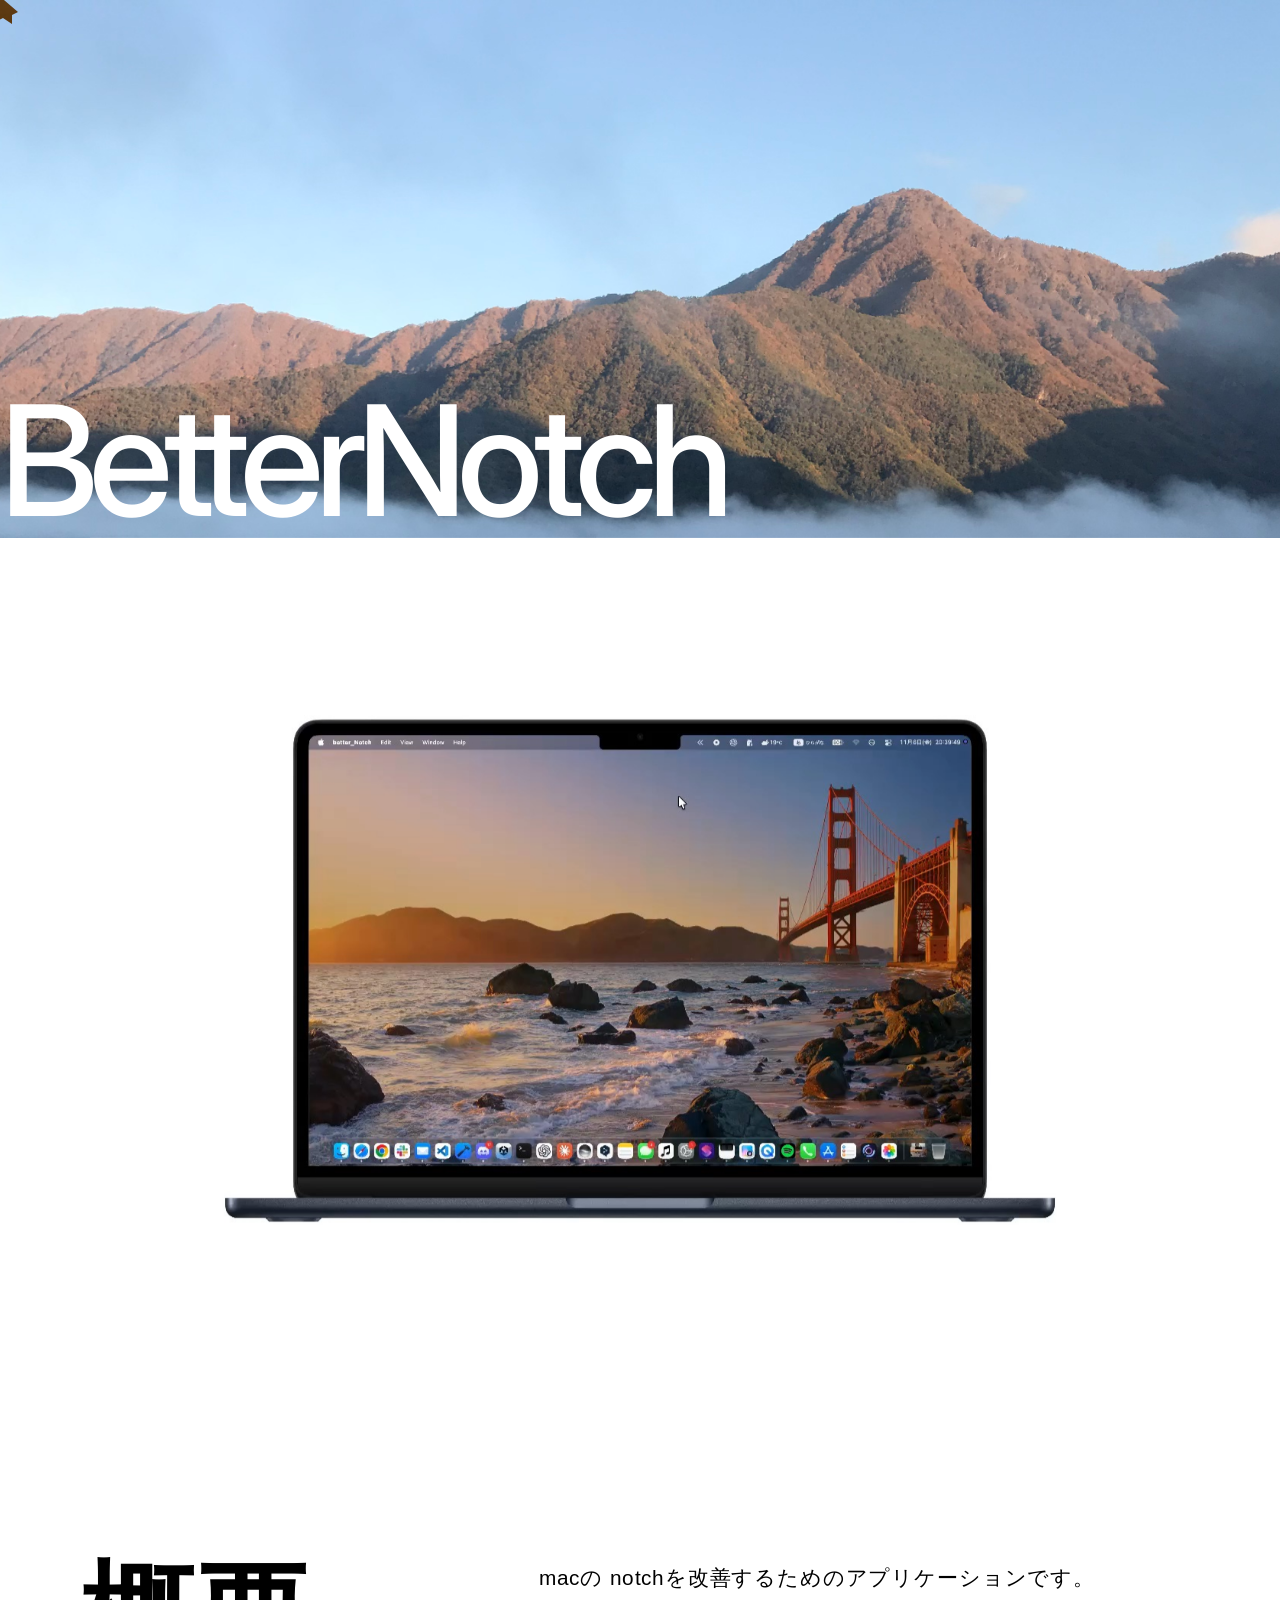
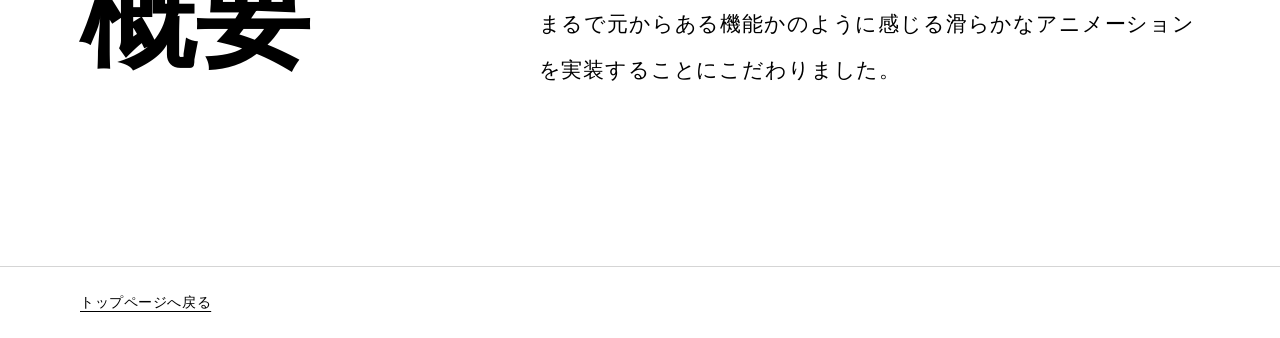
<file: work_better_notch.html>
<!DOCTYPE html>
<html lang="ja">
<head>
    <meta charset="UTF-8">
    <meta name="viewport" content="width=device-width, initial-scale=1.0">
    <title>BetterNotch</title>
    <link rel="preconnect" href="https://fonts.googleapis.com">
    <link rel="preconnect" href="https://fonts.gstatic.com" crossorigin>
    <link href="https://fonts.googleapis.com/css2?family=Inter:wght@500;600&display=swap" rel="stylesheet">
    <link rel="stylesheet" href="mitame.CSS">    
    <script src="script.js" defer></script>
</head>
<body class="project-page">
    <div class="custom-cursor" aria-hidden="true"></div>
    <main class="page-content">

    <div class="pararax_frame better-notch-hero" style="--parallax-image: url('media/IMG_3641.jpg');">
        <div class="namae better-notch-title">BetterNotch</div>
    </div>

    <section class="project-showcase" aria-label="BetterNotchのデバイス別デモ">
        <figure class="device-demo">
            <img
                class="device-demo-poster"
                src="media/pixsolo-mockup-poster.jpg"
                alt=""
                aria-hidden="true"
            >
            <video
                class="device-demo-video"
                src="media/pixsolo-mockup-20261107-190407.mp4"
                aria-label="デバイス上で動作するBetterNotchのデモ"
                muted
                playsinline
                preload="auto"
            ></video>
            <figcaption class="sr-only">デバイス別の動作デモを一度だけ再生します。</figcaption>
        </figure>
    </section>

    <section class="project-overview reveal" aria-labelledby="overview-title">
        <div class="project-section-heading">
            <h1 id="overview-title">概要</h1>
        </div>
        <div style="text-align: left;" class="project-overview-copy">
            <p >macの notchを改善するためのアプリケーションです。<br>
                まるで元からある機能かのように感じる滑らかなアニメーションを実装することにこだわりました。<br>
                
            <br>
        
        
        </p>
        </div>
    </section>

    <footer class="project-footer">
        <a href="index.html">トップページへ戻る</a>
    </footer>
    </main>
</body>
</html>
</file>
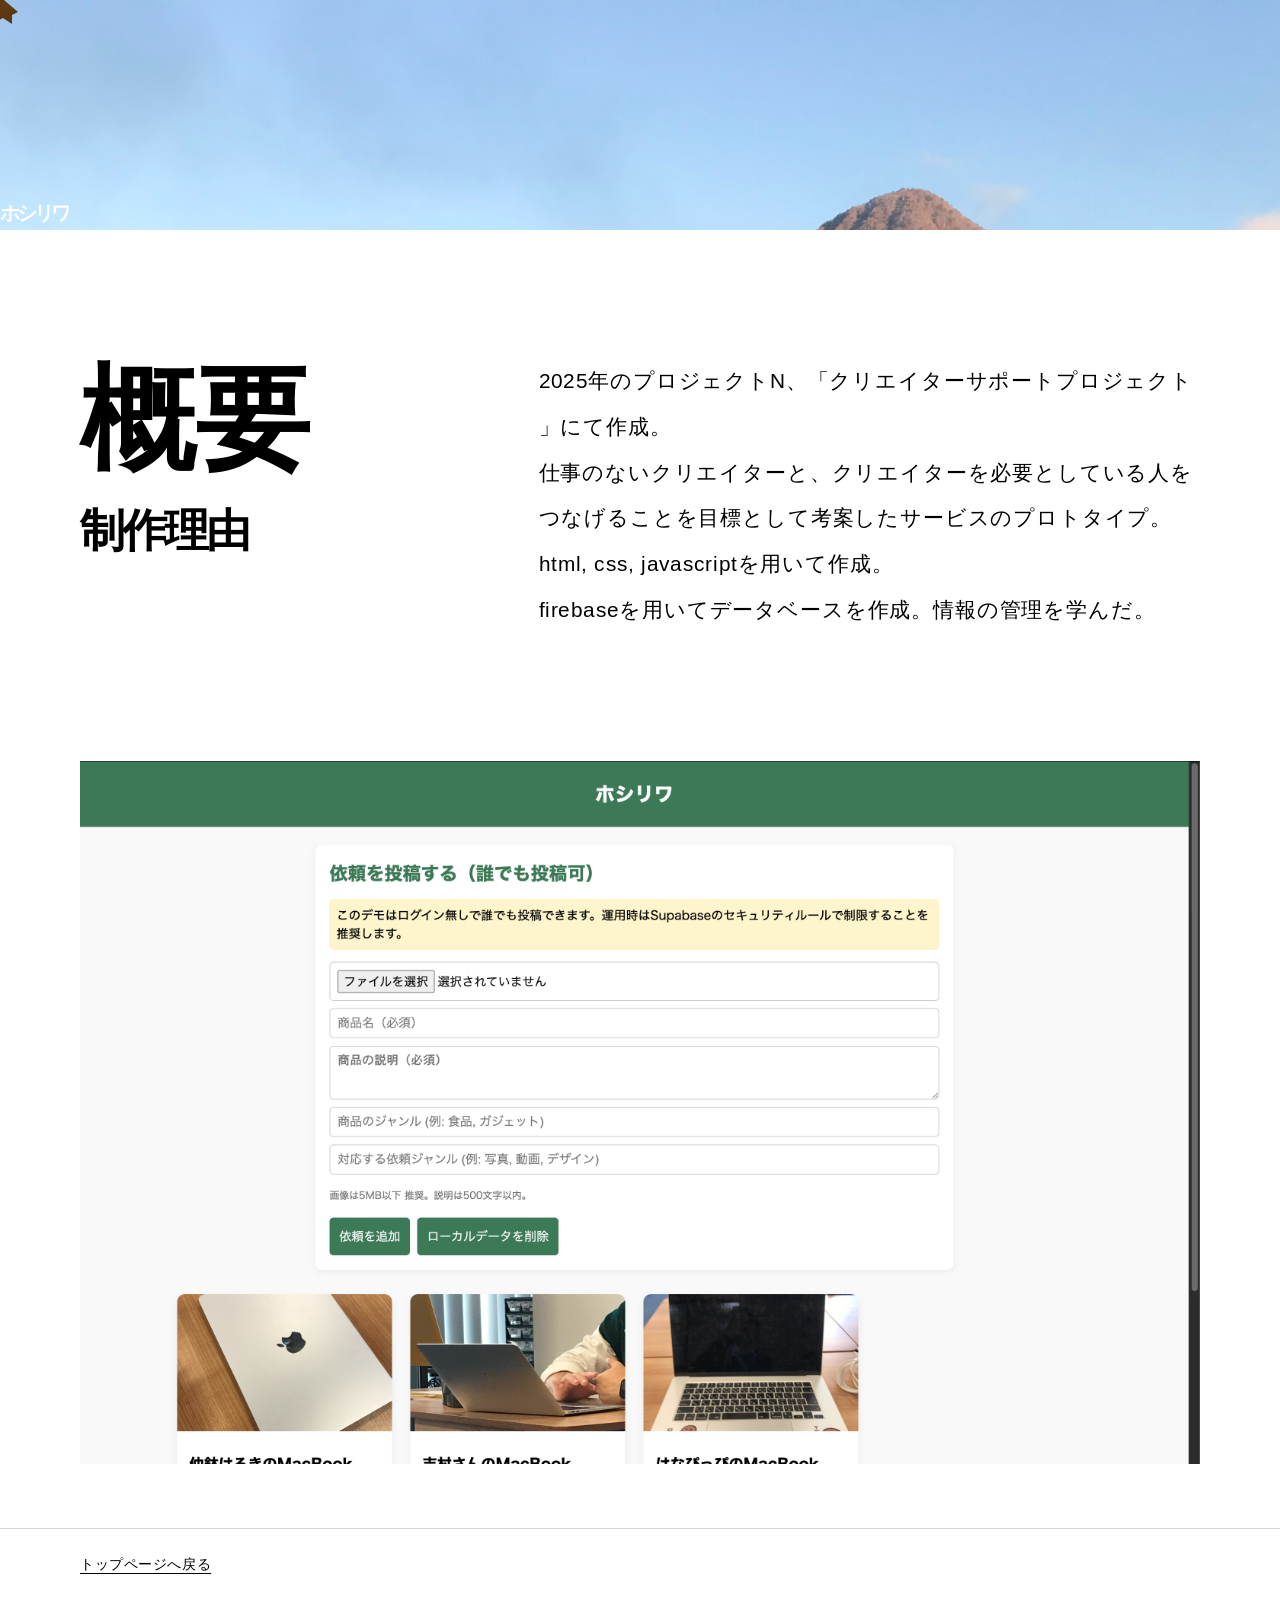
<file: work_hoshiriwa.html>
<!DOCTYPE html>
<html lang="ja">
<head>
    <meta charset="UTF-8">
    <meta name="viewport" content="width=device-width, initial-scale=1.0">
    <title>成果物</title>
    <link rel="stylesheet" href="mitame.CSS">
    <script src="script.js" defer></script>
</head>
<body class="project-page">
    <div class="custom-cursor" aria-hidden="true"></div>
    <main class="page-content">
        <div class="pararax_frame project-hero" style="--parallax-image: url('media/IMG_3641.jpg');">
            <br><br><br><br><br><br><br><br><br>
            <div class="namae">ホシリワ</div>
        </div>

        <section class="project-overview reveal" aria-labelledby="overview-title">
            <div class="project-section-heading">
                <h1 id="overview-title">概要</h1>
                <h2>制作理由</h2>
            </div>
            <div class="project-overview-copy">
                <p>2025年のプロジェクトN、「クリエイターサポートプロジェクト」にて作成。<br>
                仕事のないクリエイターと、クリエイターを必要としている人を<br>
                つなげることを目標として考案したサービスのプロトタイプ。<br>
                html, css, javascriptを用いて作成。<br>
                firebaseを用いてデータベースを作成。情報の管理を学んだ。</p>
            </div>
        </section>

        <section class="project-showcase reveal" aria-label="ホシリワのWebサイト">
            <figure class="project-image-frame">
                <img src="media/hoshiriwa_site.JPEG" alt="ホシリワのWebサイト画面">
            </figure>
        </section>

        <footer class="project-footer">
            <a href="index.html">トップページへ戻る</a>
        </footer>
    </main>
</body>
</html>
</file>
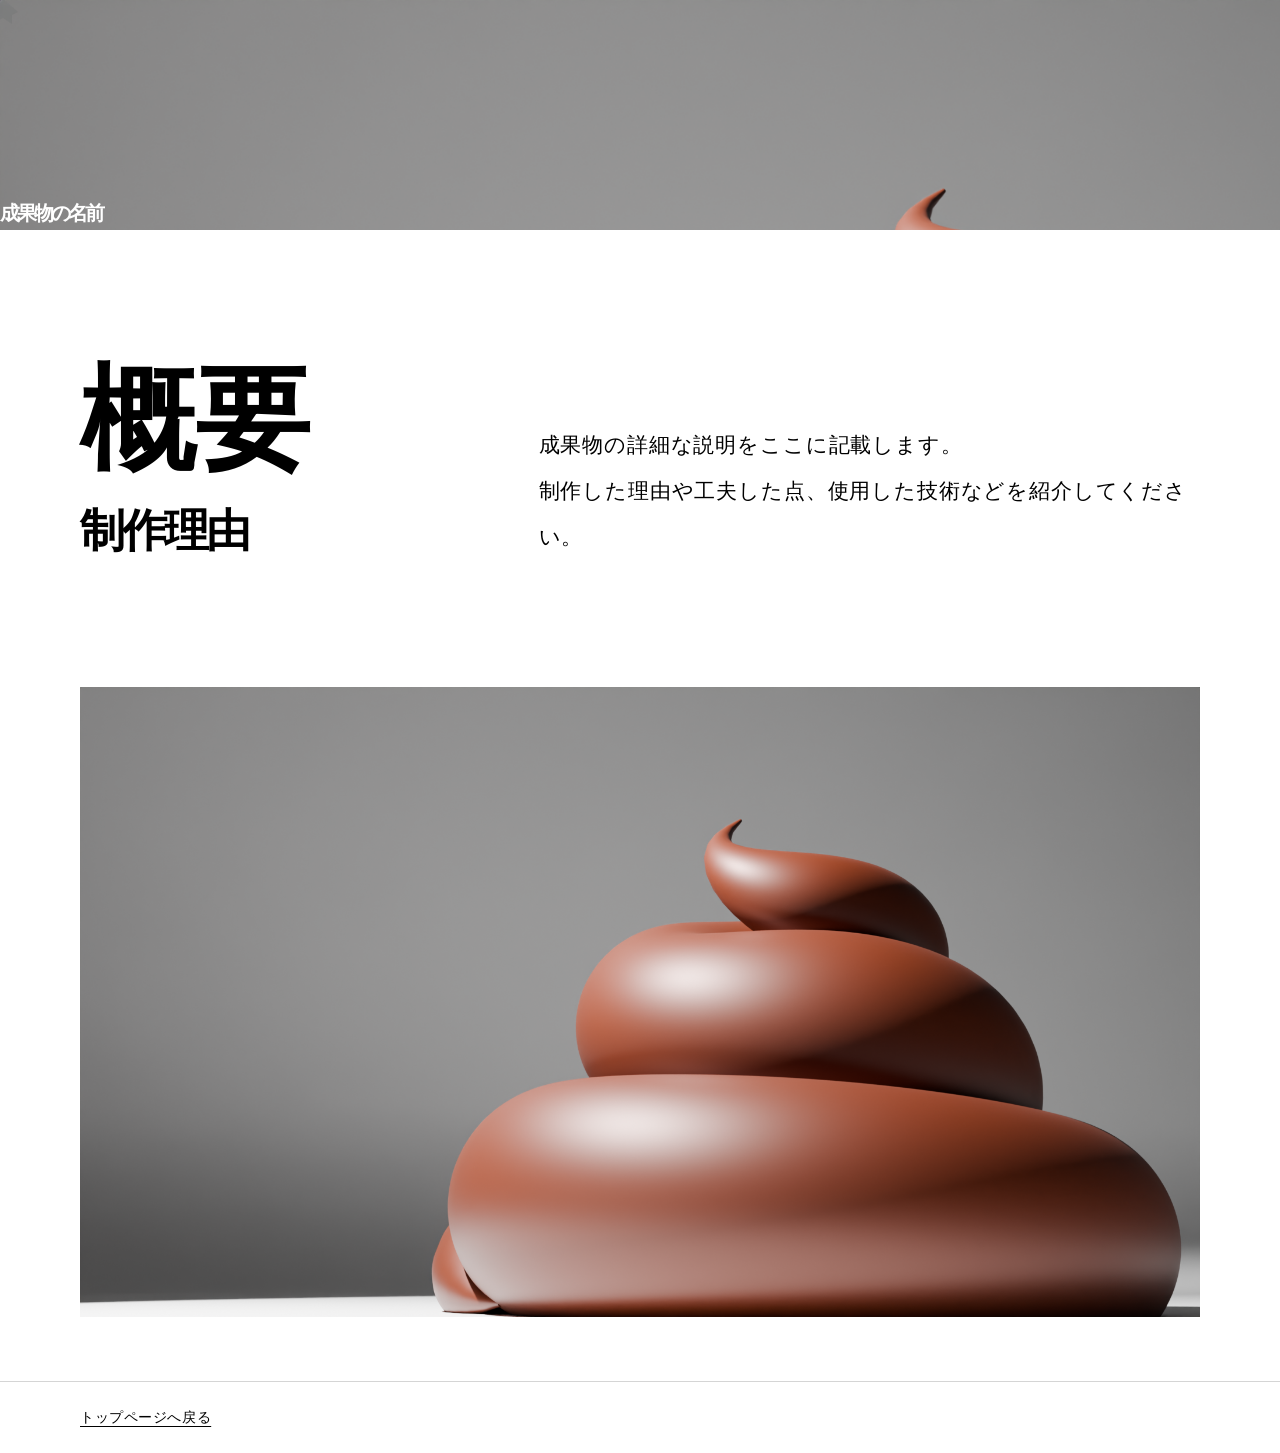
<file: work_temp.html>
<!DOCTYPE html>
<html lang="ja">
<head>
    <meta charset="UTF-8">
    <meta name="viewport" content="width=device-width, initial-scale=1.0">
    <title>成果物テンプレート</title>
    <link rel="stylesheet" href="mitame.CSS">    
    <script src="script.js" defer></script>
</head>
<body class="project-page">
    <div class="custom-cursor" aria-hidden="true"></div>
    <main class="page-content">
    
    <div class="pararax_frame" style="--parallax-image: url('media/3062c3a78182fa32.JPEG');">
        <br>
        <br>
        <br>
        <br>
        <br>
        <br>
        <br>
        <br>
        <br>
        <div class="namae">成果物の名前</div>
    </div>
    <section class="project-overview reveal" aria-labelledby="overview-title">
        <div class="project-section-heading">
            <h1 id="overview-title">概要</h1>
            <h2>制作理由</h2>
        </div>
        <div class="project-overview-copy">
            <p>成果物の詳細な説明をここに記載します。<br>
            制作した理由や工夫した点、使用した技術などを紹介してください。</p>
        </div>
    </section>

    <section class="project-showcase reveal" aria-label="成果物の画像">
        <figure class="project-image-frame">
            <img src="media/3062c3a78182fa32.JPEG" alt="成果物の画面">
        </figure>
    </section>

    <footer class="project-footer">
        <a href="index.html">トップページへ戻る</a>
    </footer>
    </main>
</body>
</html>
</file>
<file: mitame.CSS>
@import url('https://fonts.googleapis.com/css2?family=Sixtyfour:BLED,SCAN@0..100,-53..100&display=swap');
@import url('https://fonts.googleapis.com/css2?family=Jost:wght@100..900&display=swap');

*,
*::before,
*::after {
  box-sizing: border-box;
}

html {
  overflow-x: hidden;
}

body {
    margin: 0;
    color: #000000;
    background-color: #ffffff;
    font-size: 20px;
    opacity: 1;
    font-family:"Noto Sans JP", sans-serif;
}
.page-content{
  animation: nuxtIn 0.8s cubic-bezier(0.25, 1, 0.5, 1) forwards;
  transform: translateY(20px);
}

/* 画面内に入った文字を下からふわっと表示する */
.reveal {
  --reveal-distance: 24px;
  --reveal-duration: 200ms;
  --reveal-char-delay: 0ms;
  --reveal-char-stagger: 24ms;
  opacity: 0;
  visibility: hidden;
  transform: translateY(var(--reveal-distance));
  transform-origin:  center; 
}

.reveal.is-visible {
  opacity: 1;
  visibility: visible;
  transform: translateY(var(--reveal-distance));
  transform-origin:  center;
  animation: reveal-character var(--reveal-duration) linear both;
}

.reveal-heading.is-visible {
  animation-name: reveal-heading-animation;
  animation-timing-function: steps(3, jump-end);
}

.reveal-image.is-visible {
  animation-name: reveal-image-animation;
  animation-timing-function: linear;
  --reveal-duration: 500ms;
}

.reveal-icon.is-visible {
  animation-name: reveal-icon-animation;
  animation-timing-function: ease-in-out;
  --reveal-duration: 400ms;
}

.reveal.is-visible .reveal-char {
  display: inline-block;
  animation: reveal-character var(--reveal-duration) cubic-bezier(0.2, 0.8, 0.2, 1) both;
  animation-delay: calc(var(--reveal-char-index, 0) * var(--reveal-char-stagger) + var(--reveal-char-delay));
}

.reveal-heading.is-visible .reveal-char {
  animation-name: reveal-heading-animation;
  animation-timing-function: steps(3, end);
}

.reveal-image.is-visible .reveal-char {
  animation-name: reveal-image-animation;
  animation-timing-function: linear;
  --reveal-duration: 500ms;
}

.reveal-icon.is-visible .reveal-char {
  animation-name: reveal-icon-animation;
  animation-timing-function: ease-in-out;
  --reveal-duration: 400ms;
}

@keyframes reveal-character {
  0% {
    opacity: 1;
    transform: scaleY(0)scaleX(1);
  }

  50% {
    opacity: 1;
    transform: scaleY(2)scaleX(0.1);
  }
  25% {
    opacity: 1;
    transform: scaleY(0.1)scaleX(2);
  }

  100% {
    opacity: 1;
    transform: scaleY(1)scaleX(1);
  }
}

@keyframes reveal-heading-animation {
  0% {
    color: transparent;
    opacity: 1;
    background-color: #00000000;
    font-variation-settings: "BLED" 200, "SCAN" -53;
  }

  50% {
    color:#ffffff;
    background-color: #000000;
    font-variation-settings: "BLED" 200, "SCAN" 50;
  }

  100% {
    color: #000000;
    opacity: 1;
    background-color: transparent;
    font-variation-settings: "BLED" 0, "SCAN" -30;
  }
}

@keyframes reveal-image-animation {
  0% {
    opacity: 0;
    
    filter: brightness(0%) grayscale(100%)blur(10px);
  }
  5% {
    opacity: 0;
    
    filter: brightness(200%) grayscale(100%);
  }
  10% {
    opacity: 0;
    
    filter: brightness(0%) grayscale(100%);
  }

  33.33% {
    opacity: 1;
    
    filter: brightness(0%) grayscale(100%)blur(1px);
  }

  66.66% {
    opacity: 1;
    
    filter: brightness(100%) grayscale(20%);
  }

  100% {
    opacity: 1;
    
    filter: brightness(100%) grayscale(0%)blur(0px);
  }
}



@keyframes reveal-in {
  0% {
    opacity: 0;
    transform: scaleY(0)scaleX(1);
  }

  50% {
    opacity: 1;
    transform: scaleY(2)scaleX(0.1);
  }
  25% {
    opacity: 1;
    transform: scaleY(0.1)scaleX(2);
  }

  100% {
    opacity: 1;
    transform: scaleY(1)scaleX(1);
  }

  
  
}

@keyframes reveal-icon-animation {
  0% {
    opacity: 0;
    border-radius: 100%;
    transform: scale(0.5);
    filter: brightness(0%) grayscale(100%)blur(10px);
    
  }
  5% {
    opacity: 0;
    
    transform: scale(0.9);
    filter: brightness(200%) grayscale(100%);
  }
  10% {
    opacity: 0;
    
    transform: scale(1.0);
    filter: brightness(0%) grayscale(100%);
  }

  33.33% {
    opacity: 1;
    border-radius: 10%;
    transform: scale(0.5);
    filter: brightness(0%) grayscale(100%)blur(1px);
  }

  66.66% {
    opacity: 1;
    border-radius: 0%;
    transform: scale(1);
    filter: brightness(100%) grayscale(20%);
  }

  100% {
    opacity: 1;
    border-radius: 0%;
    transform: scale(1);
    filter: brightness(100%) grayscale(0%)blur(0px);
    
  }
}

@keyframes nuxtIn {
  0% {
    opacity: 0;
    transform: translateY(20px),; /* 下から */
  }
  100% {
    opacity: 1;
    transform: translateY(0),; /* 元の位置 */
  }
}

h1 {
    margin: 0;
    max-width: 100%;
    font-size: 7rem;
    color: #000000;
    font-weight: bold;
    text-align: left;
}

h2 {
    text-align: left;
    font-size: 5rem;
    color: #000000;
}

h1,
h2,
h3 {
    font-family: "Sixtyfour", monospace;
    font-variation-settings: "BLED" 0, "SCAN" -30;
}

.namae,
.hrr,
.hero-name {
    font-family: "Jost", sans-serif;
}

p {
    text-align: left;
    font-size: 1.5rem;
    color: #000000;
    font-weight:  300;
    line-height: 2em;
    letter-spacing: 0.05em;

}

#about > .about-line {
    margin: 1em 0 2em;
}

.about-profile {
  display: flex;
  align-items: flex-start;
  gap: 32px;
}

.about-profile-icon {
  width: 40%;
  margin: 0;
  flex-shrink: 0;
}

.about-profile-icon img {
  display: block;
  width: 80%;
  height: auto;
}

.about-profile-details {
  flex: 1;
}

.about-profile-name {
  margin: 0 0 24px;
}

.about-profile-list {
  margin: 0;
}

.about-profile-list div {
  display: grid;
  grid-template-columns: 120px 1fr;
  gap: 16px;
  margin-bottom: 12px;
}

.about-profile-list dt,
.about-profile-list dd,
.about-profile-bio {
  margin: 0;
  font-size: 1rem;
  line-height: 1.8;
}

.overlay {
  color: #ffffff;
  mix-blend-mode: overlay;
}

.hrr {
  color: #ffffff;
  display: inline-block;
  font-weight: 500;
  font-size: inherit;
  text-align: left;
  letter-spacing: -0.2em;
  white-space: nowrap;
  /* 大文字の見た目の高さに行ボックスを合わせる */
  line-height: 0.72em;
  vertical-align: top;
}

.namae {
  color: #ffffff;
  display: inline-block;
  font-weight: bold;
  font-size: inherit;
  mix-blend-mode: overlay;
  letter-spacing: -0.15em;
  transform-origin: bottom;
  animation: ﾖ_nyu 1s ;
  line-height: 0.72em;
  vertical-align: top;
}

.hero-name {
  display: inline-flex;
  width: max-content;
  max-width: 100%;
  align-items: flex-start;
  flex-wrap: nowrap;
  overflow: visible;
  font-size: min(15rem, 10.5vw);
  white-space: nowrap;
}

.hrr-placeholder {
  display: inline-block;
  flex: 0 0 auto;
  visibility: hidden;
}

.home-header-nav {
  position: fixed;
  z-index: 10;
  top: 18px;
  right: clamp(18px, 4vw, 56px);
  display: flex;
  gap: clamp(18px, 3vw, 40px);
  opacity: 0;
  pointer-events: none;
  font-size: 0.75rem;
  font-weight: 600;
  letter-spacing: 0.14em;
  transform: translateY(-6px);
}

.home-header-nav a {
  color: #111;
  text-decoration: none;
}

.home-header-nav a::after {
  display: block;
  height: 1px;
  background: currentColor;
  content: "";
  transform: scaleX(0);
  transform-origin: left;
  transition: transform 200ms ease;
}

.home-header-nav a:hover::after,
.home-header-nav a:focus-visible::after {
  transform: scaleX(1);
}

.home-header-ready::before {
  position: fixed;
  z-index: 9;
  top: 0;
  right: 0;
  left: 0;
  height: 60px;
  background: rgba(255, 255, 255, calc(var(--home-header-progress, 0) * 0.72));
  -webkit-backdrop-filter: blur(calc(var(--home-header-progress, 0) * 24px));
  backdrop-filter: blur(calc(var(--home-header-progress, 0) * 24px));
  content: "";
  pointer-events: none;
}

.home-header-ready .page-content {
  animation: none;
  transform: none;
}

.home-header-ready .home-header-nav {
  opacity: var(--home-header-progress, 0);
  pointer-events: none;
  transform: translateY(calc((1 - var(--home-header-progress, 0)) * -6px));
}

.home-header-ready.home-header-transition .hero-name .hrr {
  animation: home-header-title 1000ms linear both paused;
}

@keyframes home-header-title {
  from {
    top: 0;
    left: var(--home-header-title-left);
    color: #fff;
    font-size: var(--home-header-title-size);
    letter-spacing: -0.2em;
  }

  to {
    top: 18px;
    left: 20px;
    color: #111;
    font-size: 28px;
    letter-spacing: -0.1em;
  }
}

.home-header-ready.home-header-active .home-header-nav {
  pointer-events: auto;
}

@keyframes ﾖ_nyu{
  0% {
  transform: translateY(100%)
  }
  100% {
  transform: translateY(0)
  }
}


.custom-cursor {
  --cursor-size: 60px;

  width: var(--cursor-size);
  height: var(--cursor-size);
  background: #ffffff;
  mix-blend-mode: difference;
  position: fixed;
  top: 0;
  left: 0;
  z-index: 9999;
  pointer-events: none;
  display: none;
  opacity: 1;

  transform: translate(-50%, -50%);
-webkit-clip-path: polygon(45% 85%, 45% 40%, 80% 70%, 70% 75%, 70% 90%, 55% 80%);
clip-path: polygon(45% 85%, 45% 40%, 80% 70%, 70% 75%, 70% 90%, 55% 80%);

  transition:
    clip-path 300ms ease,
    transform 300ms ease,
    background-color 300ms ease;
}

.custom-cursor.is-hidden {
  opacity: 0;
}

/* .is-hovering に切り替わると、四角が指っぽいのに変形する */
.custom-cursor.is-hovering {
  transform: translate(-50%, -50%);
-webkit-clip-path: polygon(45% 70%, 45% 40%, 55% 40%, 80% 75%, 55% 100%, 30% 80%);
clip-path: polygon(45% 70%, 45% 40%, 55% 40%, 80% 75%, 55% 100%, 30% 80%);
}

.cursor-demo-link {
  color: #000000;
}

/* タッチ端末では標準カーソルを隠さない */
@media (hover: hover) and (pointer: fine) {
  body {
    cursor: none;
  }

  .custom-cursor {
    display: block;
  }
}

@media (prefers-reduced-motion: reduce) {
  .page-content,
  .reveal,
  .reveal.is-visible {
    animation: none;
    opacity: 1;
    visibility: visible;
    transform: none;
    transition: none;
  }

  .reveal.is-visible .reveal-char {
    animation: none;
    opacity: 1;
    transform: none;
  }

  .custom-cursor {
    display: none;
  }
}

@media (hover: hover) and (pointer: fine) {
  *,
  *::before,
  *::after {
    cursor: none;
  }
}

.pararax_frame {
  display: flow-root;
  height: auto;
  min-height: 0;
  background-attachment: fixed;
  background-image: var(--parallax-image, url("media/IMG_3641.jpg"));
  background-size: cover;
  transform-origin: bottom;
  
}

.carousel {
  overflow: hidden;
  width: 100%;
  white-space: nowrap;
  padding: 20px 0;
}

.carousel-track {
  display: inline-flex;
  animation: scroll 40s linear infinite;
  vertical-align: top;
}

/* ホバー時に一時停止する場合 */


.carousel-item {
  /* アイテムの幅やスタイルを指定 */
  flex: 0 0 clamp(280px, 34vw, 400px);
  padding: 20px;
  box-sizing: border-box;
  display: block;
  position: relative;
  vertical-align: top;
  color: inherit;
  text-decoration: none;
}
.carousel-item img,
.carousel-item video {
  display: block;
  width: 100%;        /* 親要素（item）の幅いっぱいに広げる */
  height: 200px;      /* 高さを一律で固定したい場合（必要に応じて調整） */
  aspect-ratio: 2 / 1;
  object-fit: cover;  /* 画像の比率を保ったまま綺麗に収める */
  transform: scale(1);
  transform-origin: center;
  transition: transform 0.3s ease , border-radius 0.3s ease;
  will-change: transform;
  border-radius: 50px;
}

.carousel-item:hover img,
.carousel-item:hover video,
.carousel-item:focus-within img,
.carousel-item:focus-within video {
  transform: scale(1.2);
  position: relative;
  border-radius: 5px;
  transition: transform 0.3s ease, border-radius 0.3s ease;
}





@keyframes scroll {
  0% {
    transform: translateX(0);
  }
  100% {
    transform: translateX(-50%);
  }
}

.down-arrow {
  background-color: #000000;
  width: 100px;
  height: 100px;
  margin: 0 auto;
  -webkit-clip-path: polygon(50% 100%, 0% 0%, 100% 0%);
  clip-path: polygon(50% 100%, 0% 0%, 100% 0%);
  animation: down-arrow-animation 1.5s infinite; 
  
}

@keyframes down-arrow-animation {
  0% {
    -webkit-clip-path: polygon(100% 0%, 100% 60%, 50% 100%, 0% 60%, 0% 0%, 50% 40%);
clip-path: polygon(100% 0%, 100% 60%, 50% 100%, 0% 60%, 0% 0%, 50% 40%);

  }
  50% {
    -webkit-clip-path: polygon(100% 0%, 70% 60%, 50% 100%, 30% 60%, 0% 0%, 50% 0%);
clip-path: polygon(100% 0%, 70% 60%, 50% 100%, 30% 60%, 0% 0%, 50% 0%);
  }
  100% {
    -webkit-clip-path: polygon(100% 0%, 100% 60%, 50% 100%, 0% 60%, 0% 0%, 50% 40%);
clip-path: polygon(100% 0%, 100% 60%, 50% 100%, 0% 60%, 0% 0%, 50% 40%);
  }
}

.rainbow-text {
  background: linear-gradient(
    90deg,
    #ff0000 0%, #ff7f00 8.3%, #ffff00 16.6%, #00ff00 25%,
    #0000ff 33.3%, #4b0082 41.6%, #8f00ff 50%,
    #ff0000 58.3%, #ff7f00 66.6%, #ffff00 75%, #00ff00 83.3%,
    #0000ff 91.6%, #4b0082 100%
  );
  background-clip: text;
  -webkit-text-fill-color: transparent;
  animation: rainbow-animation 1s linear infinite;
  background-size: 200% 100%;
  background-position: 0% 50%;
  
}
@keyframes rainbow-animation {
  0% {
    background-position: 0% 50%;
    transform: scale(100%);
  }
  50% {
    transform: scale(50%);
  }
  100% {
    background-position: 110% 50%;
    transform: scale(100%);
  }
}

.carousel-item figcaption {
  color: #ffffff00;
  z-index: 10;
}

.carousel-item:hover figcaption {
  color: #000000;
  transform: translateY(-1em );
  transition: color 1s;
  position: relative;
  z-index: 10;
  animation: captionfadeIn 1s ;
}

@keyframes captionfadeIn {
  0% {
    color: #ffffff00;
  }
  100% {
    color: #000000;
  }
}

.side-by-side {
  display: flex;
  align-items: center;
  gap: 16px;
}
.side-by-side img { width: 100px; height: auto; }

.project-page {
  --project-ink: #171a18;
  --project-paper: #f3f2ed;
  --project-muted: #777a74;
  background: var(--project-paper);
  color: var(--project-ink);
  font-family: "Noto Sans JP", sans-serif;
}

.project-page .page-content {
  animation: none;
  transform: none;
}

.project-hero {
  position: relative;
  display: flex;
  min-height: min(760px, 100svh);
  flex-direction: column;
  justify-content: space-between;
  overflow: hidden;
  padding: clamp(24px, 5vw, 72px);
  color: #fff;
  background-image:
    linear-gradient(90deg, rgba(10, 14, 12, 0.72), rgba(10, 14, 12, 0.12)),
    linear-gradient(0deg, rgba(10, 14, 12, 0.48), transparent 55%),
    var(--parallax-image);
  background-position: center;
  background-size: cover;
}

.project-hero::after {
  position: absolute;
  inset: 0;
  border: 1px solid rgba(255, 255, 255, 0.2);
  content: "";
  pointer-events: none;
}

.project-header,
.project-hero-content,
.project-hero-index {
  position: relative;
  z-index: 1;
}

.project-header {
  display: flex;
  align-items: center;
  justify-content: space-between;
  gap: 20px;
  font-size: 0.7rem;
  font-weight: 600;
  letter-spacing: 0.16em;
}

.project-back-link,
.project-footer a {
  color: inherit;
  text-decoration: none;
}

.project-back-link span {
  display: inline-block;
  margin-right: 8px;
  transition: transform 200ms ease;
}

.project-back-link:hover span {
  transform: translateX(-4px);
}

.project-hero-content {
  width: min(100%, 1000px);
  margin: auto 0;
  padding: 100px 0 64px;
}

.project-page .project-eyebrow {
  margin: 0 0 22px;
  color: var(--project-muted);
  font-size: 0.7rem;
  font-weight: 700;
  letter-spacing: 0.2em;
}

.project-hero .project-eyebrow {
  color: rgba(255, 255, 255, 0.76);
}

.project-eyebrow span {
  margin-left: 12px;
  color: #a4a69e;
}

.project-page .project-title {
  margin: 0;
  color: #fff;
  font-size: clamp(4.5rem, 15vw, 12rem);
  font-weight: 700;
  letter-spacing: -0.08em;
  line-height: 0.98;
}

.project-hero-description {
  max-width: 32em;
  margin: 28px 0 0;
  color: rgba(255, 255, 255, 0.88);
  font-size: clamp(0.9rem, 1.5vw, 1.1rem);
  font-weight: 400;
  line-height: 1.9;
  letter-spacing: 0.04em;
  text-align: left;
}

.project-hero-index {
  align-self: flex-end;
  color: rgba(255, 255, 255, 0.72);
  font-size: 0.7rem;
  letter-spacing: 0.18em;
}

.project-page .reveal {
  --reveal-distance: 28px;
}

.project-overview,
.project-showcase,
.project-process {
  width: min(1120px, calc(100% - 48px));
  margin: 0 auto;
}

.project-overview {
  display: grid;
  grid-template-columns: 1.1fr 0.9fr;
  gap: clamp(40px, 9vw, 140px);
  padding: clamp(96px, 14vw, 190px) 0;
}

.project-page .project-section-heading h2,
.project-page .project-process h2 {
  margin: 0;
  color: var(--project-ink);
  font-size: clamp(2rem, 5vw, 4.5rem);
  font-weight: 600;
  letter-spacing: -0.07em;
  line-height: 1.45;
}

.project-overview-copy {
  align-self: end;
}

.project-overview-copy p,
.project-process-content > p {
  margin: 0 0 1.4em;
  color: #555952;
  font-size: clamp(0.92rem, 1.5vw, 1.05rem);
  font-weight: 400;
  line-height: 2.15;
  letter-spacing: 0.035em;
  text-align: left;
}

.project-tags {
  display: flex;
  flex-wrap: wrap;
  gap: 8px;
  margin-top: 30px;
}

.project-tags span {
  padding: 8px 13px;
  border: 1px solid #d5d6cf;
  border-radius: 999px;
  color: #555952;
  font-size: 0.72rem;
  letter-spacing: 0.08em;
}

.project-showcase {
  padding-bottom: clamp(100px, 13vw, 180px);
}

.project-showcase-heading {
  display: flex;
  align-items: baseline;
  justify-content: space-between;
  gap: 20px;
  margin-bottom: 28px;
}

.project-page .project-showcase-heading h2 {
  margin: 0;
  color: var(--project-ink);
  font-size: clamp(1.3rem, 3vw, 2.2rem);
  font-weight: 600;
  letter-spacing: -0.05em;
}

.project-image-frame {
  position: relative;
  overflow: hidden;
  margin: 0;
  background: #e2e1da;
}

.project-image-frame img {
  display: block;
  width: 100%;
  max-height: 760px;
  aspect-ratio: 1.65 / 1;
  object-fit: cover;
}

.project-image-frame figcaption {
  position: absolute;
  right: 18px;
  bottom: 18px;
  padding: 9px 12px;
  background: rgba(23, 26, 24, 0.78);
  color: #fff;
  font-size: 0.6rem;
  letter-spacing: 0.14em;
}

.project-process {
  display: grid;
  grid-template-columns: 1fr 1.15fr;
  gap: clamp(40px, 9vw, 140px);
  padding: clamp(78px, 10vw, 130px) 0;
  border-top: 1px solid #d5d6cf;
}

.project-process-content > p {
  max-width: 34em;
  margin-top: 25px;
}

.project-footer {
  display: flex;
  align-items: center;
  justify-content: space-between;
  gap: 20px;
  padding: 28px clamp(24px, 5vw, 72px);
  background: var(--project-ink);
  color: #f3f2ed;
  font-size: 0.68rem;
  letter-spacing: 0.12em;
}

.project-footer a span {
  display: inline-block;
  margin-left: 8px;
  transition: transform 200ms ease;
}

.project-footer a:hover span {
  transform: translate(3px, -3px);
}

@media (max-width: 700px) {
  .project-hero {
    min-height: 78svh;
    background-position: 58% center;
  }

  .project-header {
    font-size: 0.6rem;
  }

  .project-overview,
  .project-process {
    grid-template-columns: 1fr;
    gap: 32px;
  }

  .project-showcase-heading {
    display: block;
  }

  .project-showcase-heading .project-eyebrow {
    margin-bottom: 12px;
  }

  .project-image-frame img {
    aspect-ratio: 1 / 1;
  }

  .project-footer {
    align-items: flex-start;
    flex-direction: column;
  }
}

@media (prefers-reduced-motion: reduce) {
  .project-page .reveal,
  .project-back-link span,
  .project-footer a span,
  .stretch-text.is-animating {
    transition: none;
    animation-duration: 1ms;
  }
}

.project-page {
  --project-ink: #000;
  --project-paper: #fff;
  background: #fff;
  color: #000;
}

.better-notch-title {
  font-family: "Inter", "Helvetica Neue", Arial, sans-serif;
  font-size: clamp(3rem, 12vw, 11rem);
  font-weight: 500;
  letter-spacing: -0.06em;
  line-height: 1;
  margin-bottom: 0;
  animation: none;
}

.better-notch-title-ready {
  --hero-header-progress: 0;
}

.better-notch-title-ready::before {
  position: fixed;
  z-index: 9;
  top: 0;
  right: 0;
  left: 0;
  height: 80px;
  background: rgba(255, 255, 255, calc(var(--hero-header-progress) * 0.72));
  -webkit-backdrop-filter: blur(calc(var(--hero-header-progress) * 24px));
  backdrop-filter: blur(calc(var(--hero-header-progress) * 10px));
  content: "";
  pointer-events: none;
}

.better-notch-hero {
  position: relative;
  display: flex;
  min-height: clamp(19rem, 42vw, 34rem);
  align-items: flex-end;
  overflow: hidden;
  background-position: center;
}

.project-hero {
  display: flow-root;
  min-height: 0;
  padding: 0;
  background-image: var(--parallax-image, url("media/IMG_3641.jpg"));
}

.project-hero::after {
  display: none;
}

.project-page .project-overview,
.project-page .project-showcase {
  width: min(1120px, calc(100% - 48px));
  margin-right: auto;
  margin-left: auto;
}

.project-page .project-overview {
  grid-template-columns: 0.7fr 1.3fr;
  gap: clamp(32px, 8vw, 110px);
  padding: clamp(72px, 10vw, 140px) 0;
}

.better-notch-hero + .project-overview {
  padding-top: clamp(48px, 7vw, 72px);
}

.project-page .project-section-heading h1 {
  margin: 0 0 28px;
  font-size: clamp(4rem, 9vw, 8rem);
  line-height: 1;
}

.project-page .project-section-heading h2 {
  margin: 0;
  color: #000;
  font-size: clamp(1.8rem, 3.5vw, 3rem);
  line-height: 1.3;
}

.project-page .project-overview-copy p {
  margin: 0;
  color: #000;
  font-size: clamp(1rem, 1.7vw, 1.3rem);
  font-weight: 300;
  line-height: 2.2;
  letter-spacing: 0.04em;
  text-align: left;
}

.project-page .project-showcase {
  padding-bottom: clamp(32px, 5vw, 64px);
}

.stretch-text {
  display: block;
  width: 100%;
  margin: 0;
  text-align: center;
  letter-spacing: 0.2em;
  text-transform: uppercase;
}

.stretch-text.is-animating {
  animation: stretch-text 2s ease-in-out;
}

@keyframes stretch-text {
  0%, 100% {
    letter-spacing: 0.2em;
    transform: scale(1);
  }

  50% {
    letter-spacing: 0.4em;
    transform: scale(1.5, 0.5);
  }
}

.project-page .project-image-frame {
  background: transparent;
}

.project-page .project-image-frame img {
  max-height: none;
  aspect-ratio: auto;
  object-fit: contain;
}

/* デバイスを含む動画を元の縦横比のまま表示する。 */
.device-demo {
  position: relative;
  width: 100%;
  max-width: 1100px;
  margin: 0 auto;
  aspect-ratio: 4 / 3;
}

.device-demo-poster,
.device-demo-video {
  position: absolute;
  inset: 0;
  display: block;
  width: 100%;
  height: 100%;
  object-fit: contain;
}

.device-demo-poster {
  z-index: 1;
  opacity: 1;
  transition: opacity 180ms ease;
}

.device-demo-video {
  z-index: 0;
}

.device-demo.is-playing .device-demo-poster {
  opacity: 0;
}

.sr-only {
  position: absolute;
  width: 1px;
  height: 1px;
  overflow: hidden;
  clip: rect(0, 0, 0, 0);
  white-space: nowrap;
  clip-path: inset(50%);
}

.project-page .project-footer {
  justify-content: flex-start;
  padding: 26px max(24px, calc((100% - 1120px) / 2));
  border-top: 1px solid #d5d5d5;
  background: #fff;
  color: #000;
  font-size: 0.9rem;
  letter-spacing: 0.04em;
}

.project-page .project-footer a {
  text-decoration: underline;
  text-underline-offset: 0.3em;
}

@media (max-width: 700px) {
  .hero-name {
    font-size: clamp(3.25rem, 12vw, 8rem);
  }

  .home-header-nav {
    top: 17px;
    gap: 16px;
    font-size: 0.68rem;
  }

  .project-hero .namae {
    font-size: clamp(4rem, 18vw, 8rem);
    line-height: 1;
  }

  .project-page .project-overview {
    grid-template-columns: 1fr;
    gap: 24px;
  }
}

.about-profile {
  display: flex;
  align-items: flex-start;
  gap: 32px;
  text-align: center;
}

/* スマートフォンではPC版のレイアウトを保ちつつ、読みやすさだけを調整する。 */
@media (max-width: 600px) {
  body {
    font-size: 16px;
  }

  h1 {
    font-size: clamp(2.75rem, 12vw, 4rem);
    line-height: 1.05;
  }

  h2 {
    font-size: clamp(2rem, 9vw, 3rem);
    line-height: 1.15;
  }

  p {
    font-size: 1rem;
    line-height: 1.9;
    letter-spacing: 0.03em;
  }

  .pararax_frame {
    background-attachment: scroll;
  }

  .hero-name {
    max-width: none;
    font-size: clamp(3.25rem, 12vw, 8rem);
  }

  .overlay {
    font-size: 0.65rem;
    letter-spacing: 0.02em;
  }

  .home-header-nav {
    right: 16px;
    gap: 14px;
    font-size: 0.65rem;
  }

  .carousel {
    padding: 12px 0;
  }

  .carousel-item {
    flex-basis: 78vw;
    padding: 12px;
  }

  .carousel-item img,
  .carousel-item video {
    height: auto;
    aspect-ratio: 2 / 1;
    border-radius: 28px;
  }

  .about {
    padding: 0 16px;
  }

  .about-profile {
    display: block;
  }

  .about-profile-icon {
    width: 100%;
    margin-bottom: 24px;
  }

  .about-profile-list div {
    grid-template-columns: 96px 1fr;
  }

  .about img {
    width: 100% !important;
  }

  .about > br {
    display: none;
  }

  .about > .about-line {
    margin: 1.5em 0;
  }

  .project-page .project-overview,
  .project-page .project-showcase {
    width: min(1120px, calc(100% - 32px));
  }

  .project-page .project-overview {
    padding: 56px 0 72px;
  }

  .project-page .project-section-heading h1 {
    margin-bottom: 18px;
    font-size: clamp(3rem, 15vw, 5rem);
  }

  .project-page .project-section-heading h2 {
    font-size: clamp(1.6rem, 8vw, 2.4rem);
  }

  .project-page .project-overview-copy p {
    font-size: 1rem;
    line-height: 2;
    overflow-wrap: anywhere;
  }

  .better-notch-title {
    font-size: clamp(2.75rem, 14vw, 6rem);
  }

  .better-notch-hero {
    min-height: 16rem;
  }

  .device-demo {
    aspect-ratio: 1 / 1;
  }

  .project-page .project-footer {
    padding: 22px 16px;
    font-size: 0.8rem;
  }
}
</file>
